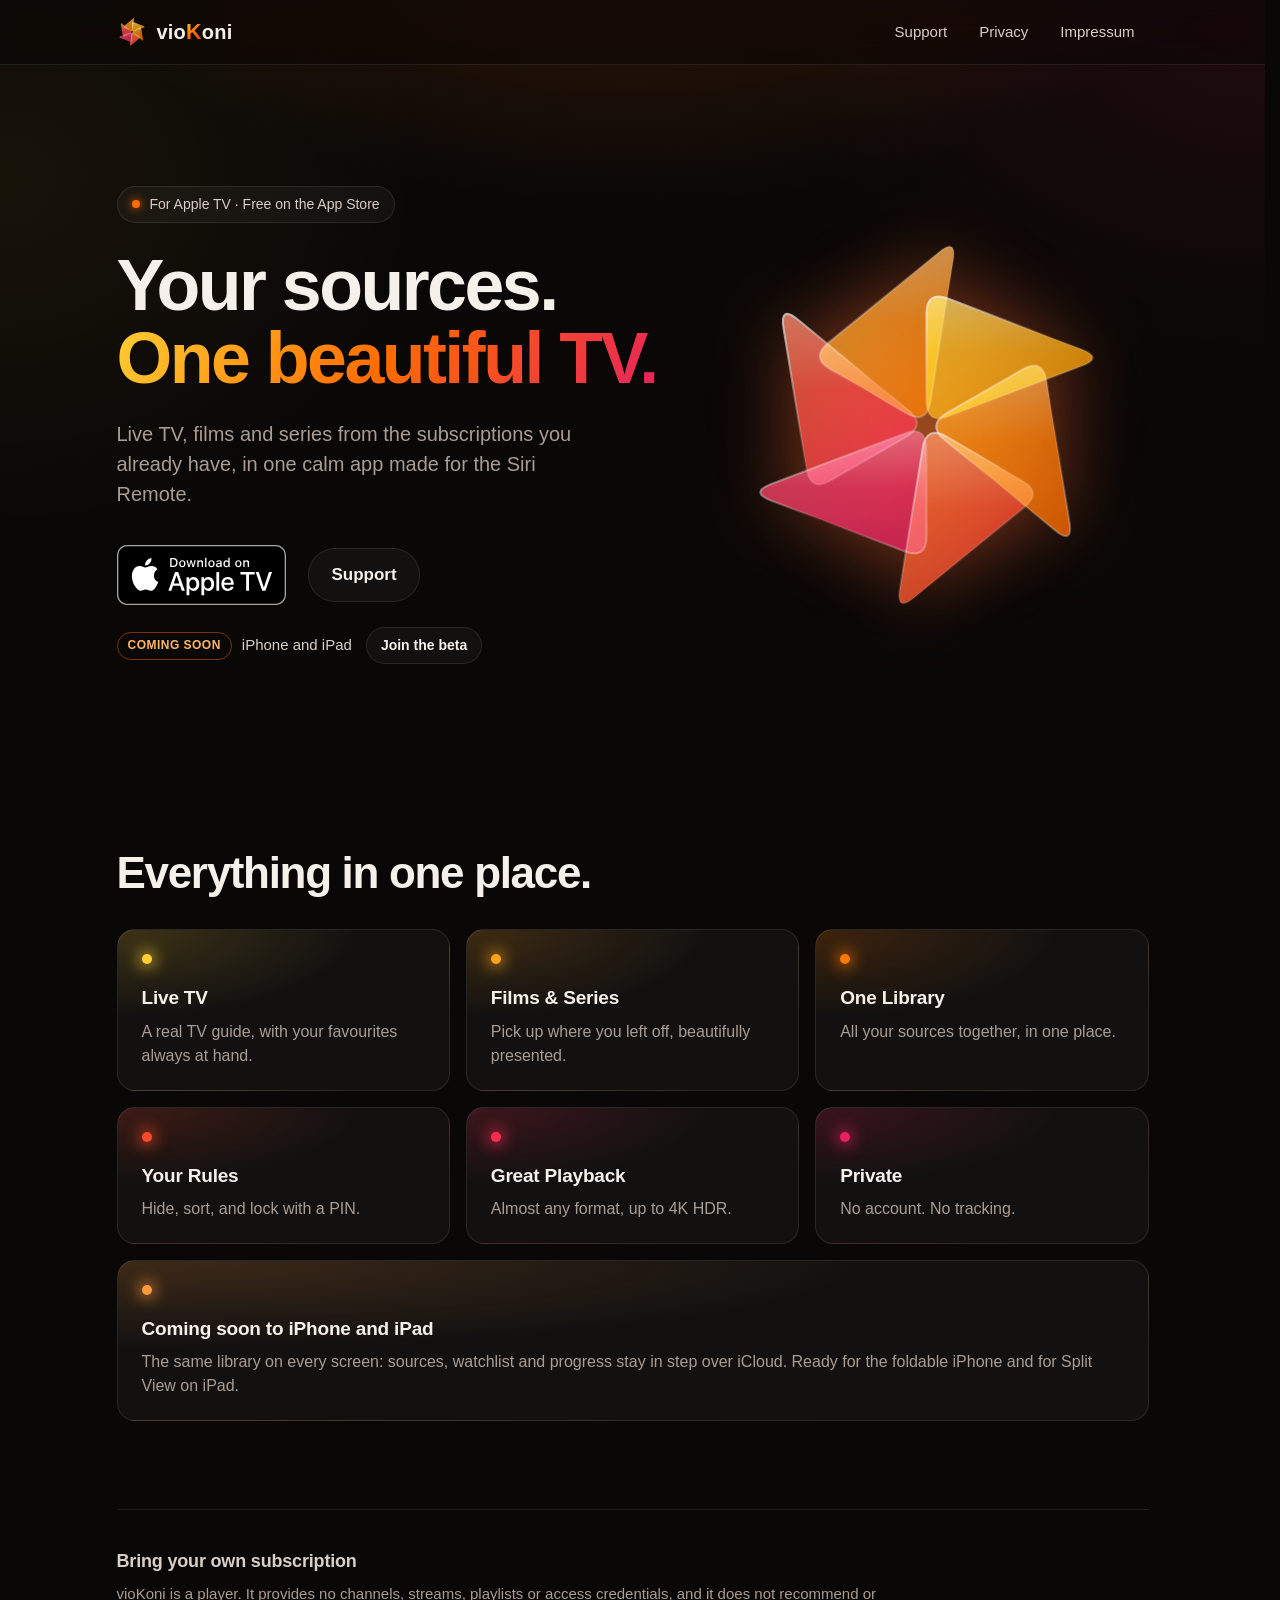
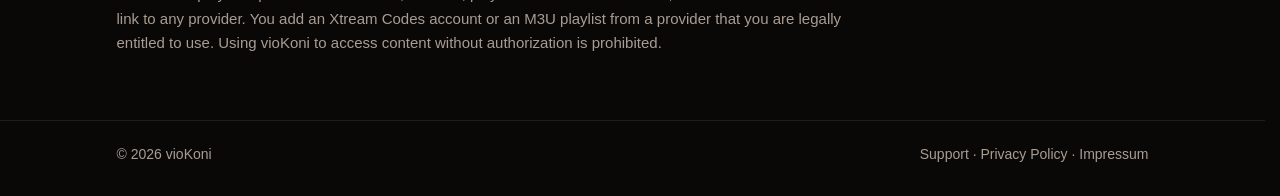
<file: index.html>
<!doctype html>
<html lang="en">
<head>
<meta charset="utf-8">
<meta name="viewport" content="width=device-width, initial-scale=1">
<meta name="tdm-reservation" content="1">
<title>vioKoni</title>
<meta name="description" content="vioKoni is a media player for Apple TV: live TV with a real guide, films and series from the sources you already have.">
<link rel="icon" type="image/svg+xml" href="assets/bloom.svg">
<link rel="icon" type="image/png" href="assets/favicon.png">
<link rel="apple-touch-icon" href="assets/apple-touch-icon.png">
<link rel="stylesheet" href="assets/site.css">
</head>
<body>
<header class="site"><div class="wrap">
  <a class="brand" href="./"><img src="assets/bloom.svg" alt=""><span class="wordmark">vio<span class="k">K</span>oni</span></a>
  <nav class="site"><a href="support/">Support</a><a href="privacy/">Privacy</a><a href="impressum/">Impressum</a></nav>
</div></header>

<main class="home">
  <section class="hero"><div class="wrap hero-grid">
    <div class="hero-text">
      <p class="eyebrow"><span class="dot"></span>For Apple TV · Free on the App Store</p>
      <h1>Your sources.<br><span class="grad grad-line">One beautiful TV.</span></h1>
      <p class="lead">Live TV, films and series from the subscriptions you already have, in one calm app made for the Siri Remote.</p>
      <div class="actions">
        <a class="store-badge" href="https://apps.apple.com/app/id6837777153"><img src="assets/apple-tv-badge.svg" width="170" height="60" alt="Download on Apple TV"></a>
        <a class="ghost" href="support/">Support</a>
      </div>
      <p class="soon"><span class="soon-tag">Coming soon</span><span>iPhone and iPad</span><a class="soon-join" href="support/#beta">Join the beta</a></p>
    </div>
    <div class="hero-art" aria-hidden="true">
      <div class="halo"></div>
      <img class="bloom" src="assets/bloom.svg" alt="">
    </div>
  </div></section>

  <section class="section"><div class="wrap">
    <h2 class="section-title">Everything in one place.</h2>
    <div class="features">
      <div class="feature" style="--c:#ffcf33"><h3>Live TV</h3><p>A real TV guide, with your favourites always at hand.</p></div>
      <div class="feature" style="--c:#ffa31a"><h3>Films &amp; Series</h3><p>Pick up where you left off, beautifully presented.</p></div>
      <div class="feature" style="--c:#ff7a00"><h3>One Library</h3><p>All your sources together, in one place.</p></div>
      <div class="feature" style="--c:#ff4b2b"><h3>Your Rules</h3><p>Hide, sort, and lock with a PIN.</p></div>
      <div class="feature" style="--c:#ff2d55"><h3>Great Playback</h3><p>Almost any format, up to 4K HDR.</p></div>
      <div class="feature" style="--c:#e8205f"><h3>Private</h3><p>No account. No tracking.</p></div>
      <div class="feature wide" style="--c:#ff9a3d"><h3>Coming soon to iPhone and iPad</h3><p>The same library on every screen: sources, watchlist and progress stay in step over iCloud. Ready for the foldable iPhone and for Split View on iPad.</p></div>
    </div>
  </div></section>

  <section class="section byos"><div class="wrap">
    <h2>Bring your own subscription</h2>
    <p>vioKoni is a player. It provides no channels, streams, playlists or access credentials, and it does not recommend or link to any provider. You add an Xtream Codes account or an M3U playlist from a provider that you are legally entitled to use. Using vioKoni to access content without authorization is prohibited.</p>
  </div></section>
</main>

<footer class="site"><div class="wrap">
  <span>© 2026 vioKoni</span>
  <span><a href="support/">Support</a> · <a href="privacy/">Privacy Policy</a> · <a href="impressum/">Impressum</a></span>
</div></footer>
</body>
</html>
</file>
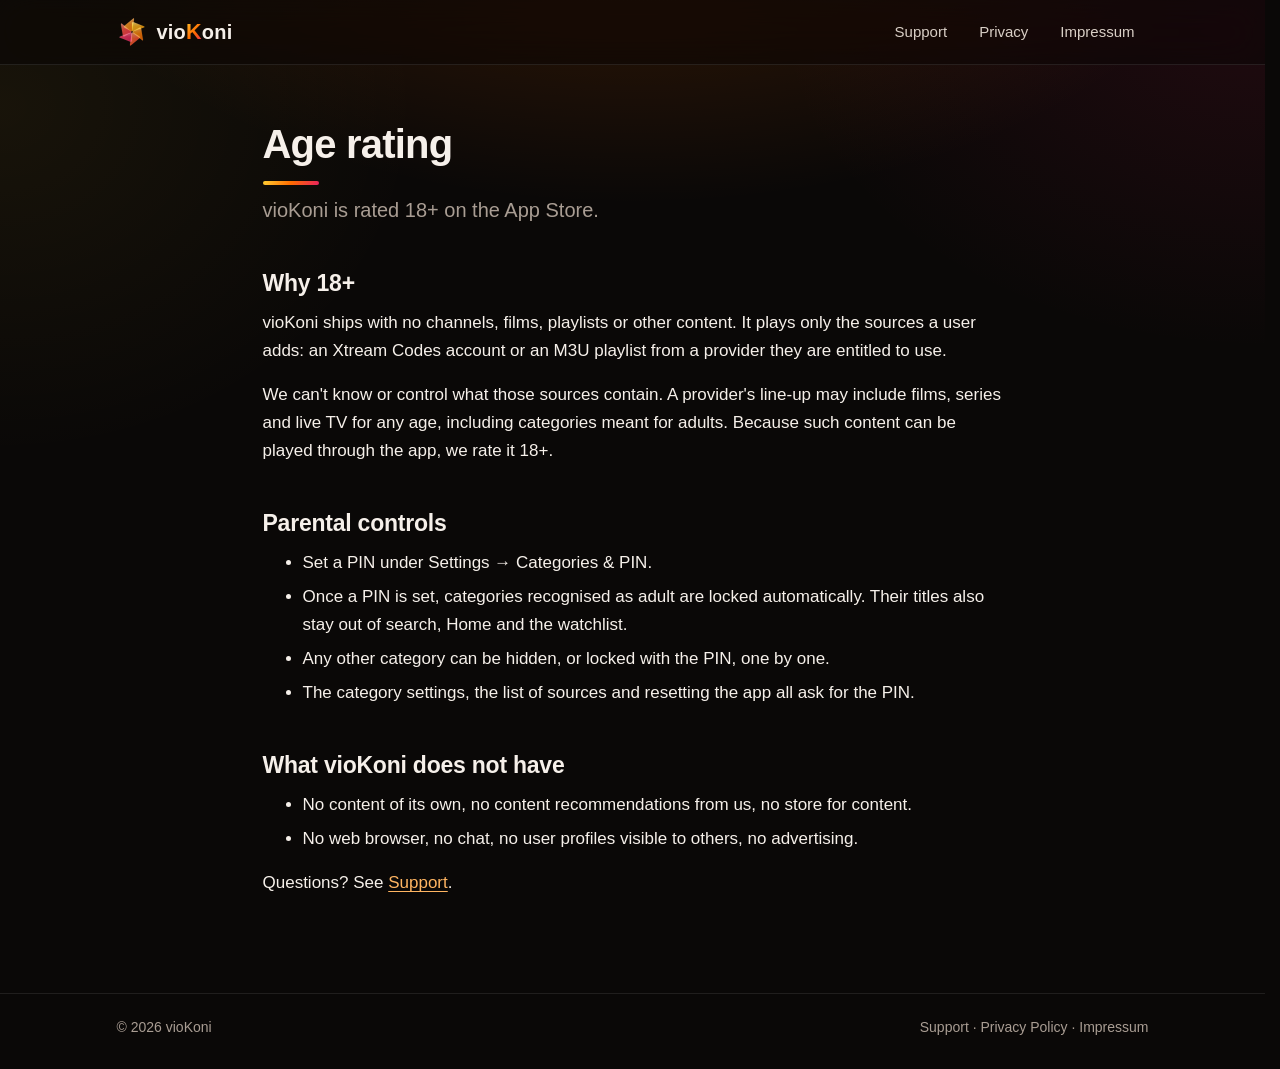
<file: age-rating/index.html>
<!doctype html>
<html lang="en">
<head>
<meta charset="utf-8">
<meta name="viewport" content="width=device-width, initial-scale=1">
<meta name="tdm-reservation" content="1">
<title>vioKoni Age Rating</title>
<meta name="description" content="Why vioKoni is rated 18+ and how to lock categories with a PIN.">
<link rel="icon" type="image/svg+xml" href="../assets/bloom.svg">
<link rel="icon" type="image/png" href="../assets/favicon.png">
<link rel="apple-touch-icon" href="../assets/apple-touch-icon.png">
<link rel="stylesheet" href="../assets/site.css">
</head>
<body>
<header class="site"><div class="wrap">
  <a class="brand" href="../"><img src="../assets/bloom.svg" alt=""><span class="wordmark">vio<span class="k">K</span>oni</span></a>
  <nav class="site"><a href="../support/">Support</a><a href="../privacy/">Privacy</a><a href="../impressum/">Impressum</a></nav>
</div></header>

<main class="prose"><div class="wrap">
  <h1 class="page-title">Age rating</h1>
  <p class="lead">vioKoni is rated 18+ on the App Store.</p>

  <h2>Why 18+</h2>
  <p>vioKoni ships with no channels, films, playlists or other content. It plays only the sources a user adds: an Xtream Codes account or an M3U playlist from a provider they are entitled to use.</p>
  <p>We can't know or control what those sources contain. A provider's line-up may include films, series and live TV for any age, including categories meant for adults. Because such content can be played through the app, we rate it 18+.</p>

  <h2>Parental controls</h2>
  <ul>
    <li>Set a PIN under Settings → Categories &amp; PIN.</li>
    <li>Once a PIN is set, categories recognised as adult are locked automatically. Their titles also stay out of search, Home and the watchlist.</li>
    <li>Any other category can be hidden, or locked with the PIN, one by one.</li>
    <li>The category settings, the list of sources and resetting the app all ask for the PIN.</li>
  </ul>

  <h2>What vioKoni does not have</h2>
  <ul>
    <li>No content of its own, no content recommendations from us, no store for content.</li>
    <li>No web browser, no chat, no user profiles visible to others, no advertising.</li>
  </ul>

  <p>Questions? See <a href="../support/">Support</a>.</p>
</div></main>

<footer class="site"><div class="wrap">
  <span>© 2026 vioKoni</span>
  <span><a href="../support/">Support</a> · <a href="../privacy/">Privacy Policy</a> · <a href="../impressum/">Impressum</a></span>
</div></footer>
</body>
</html>
</file>
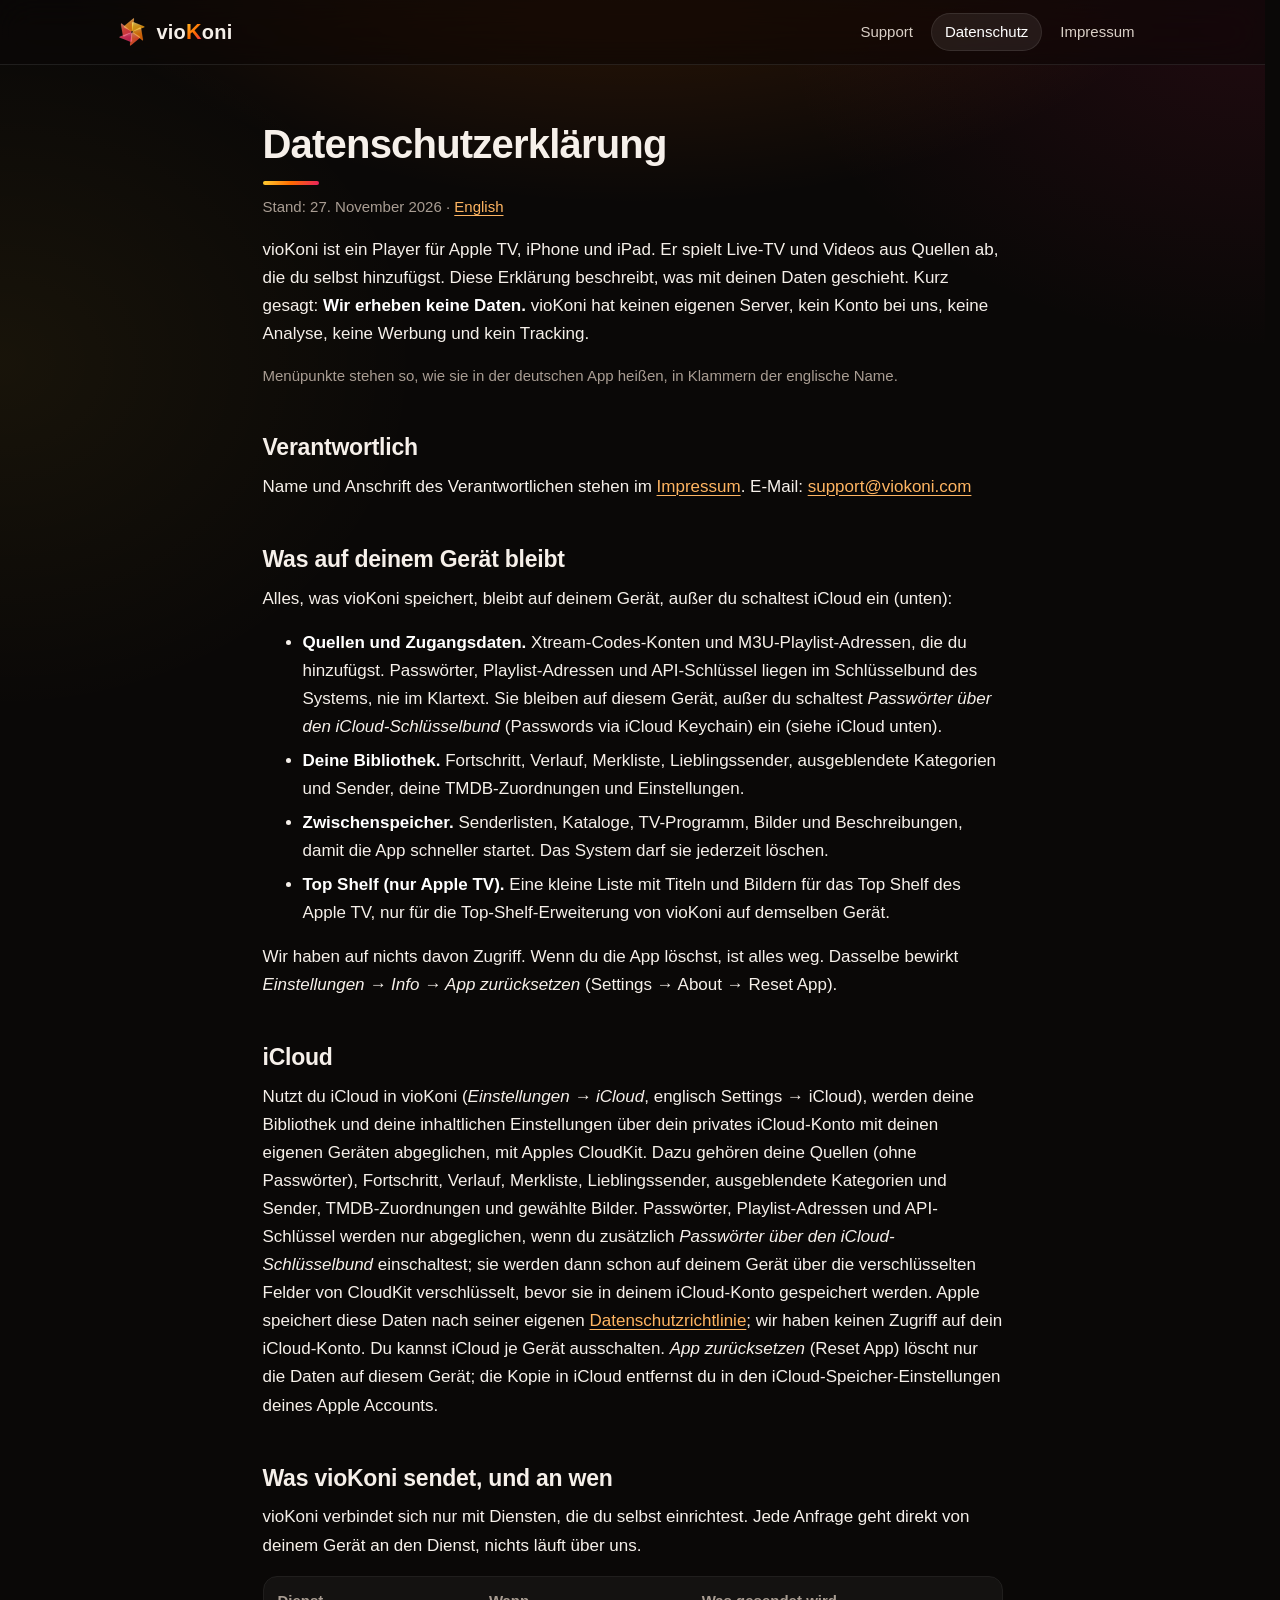
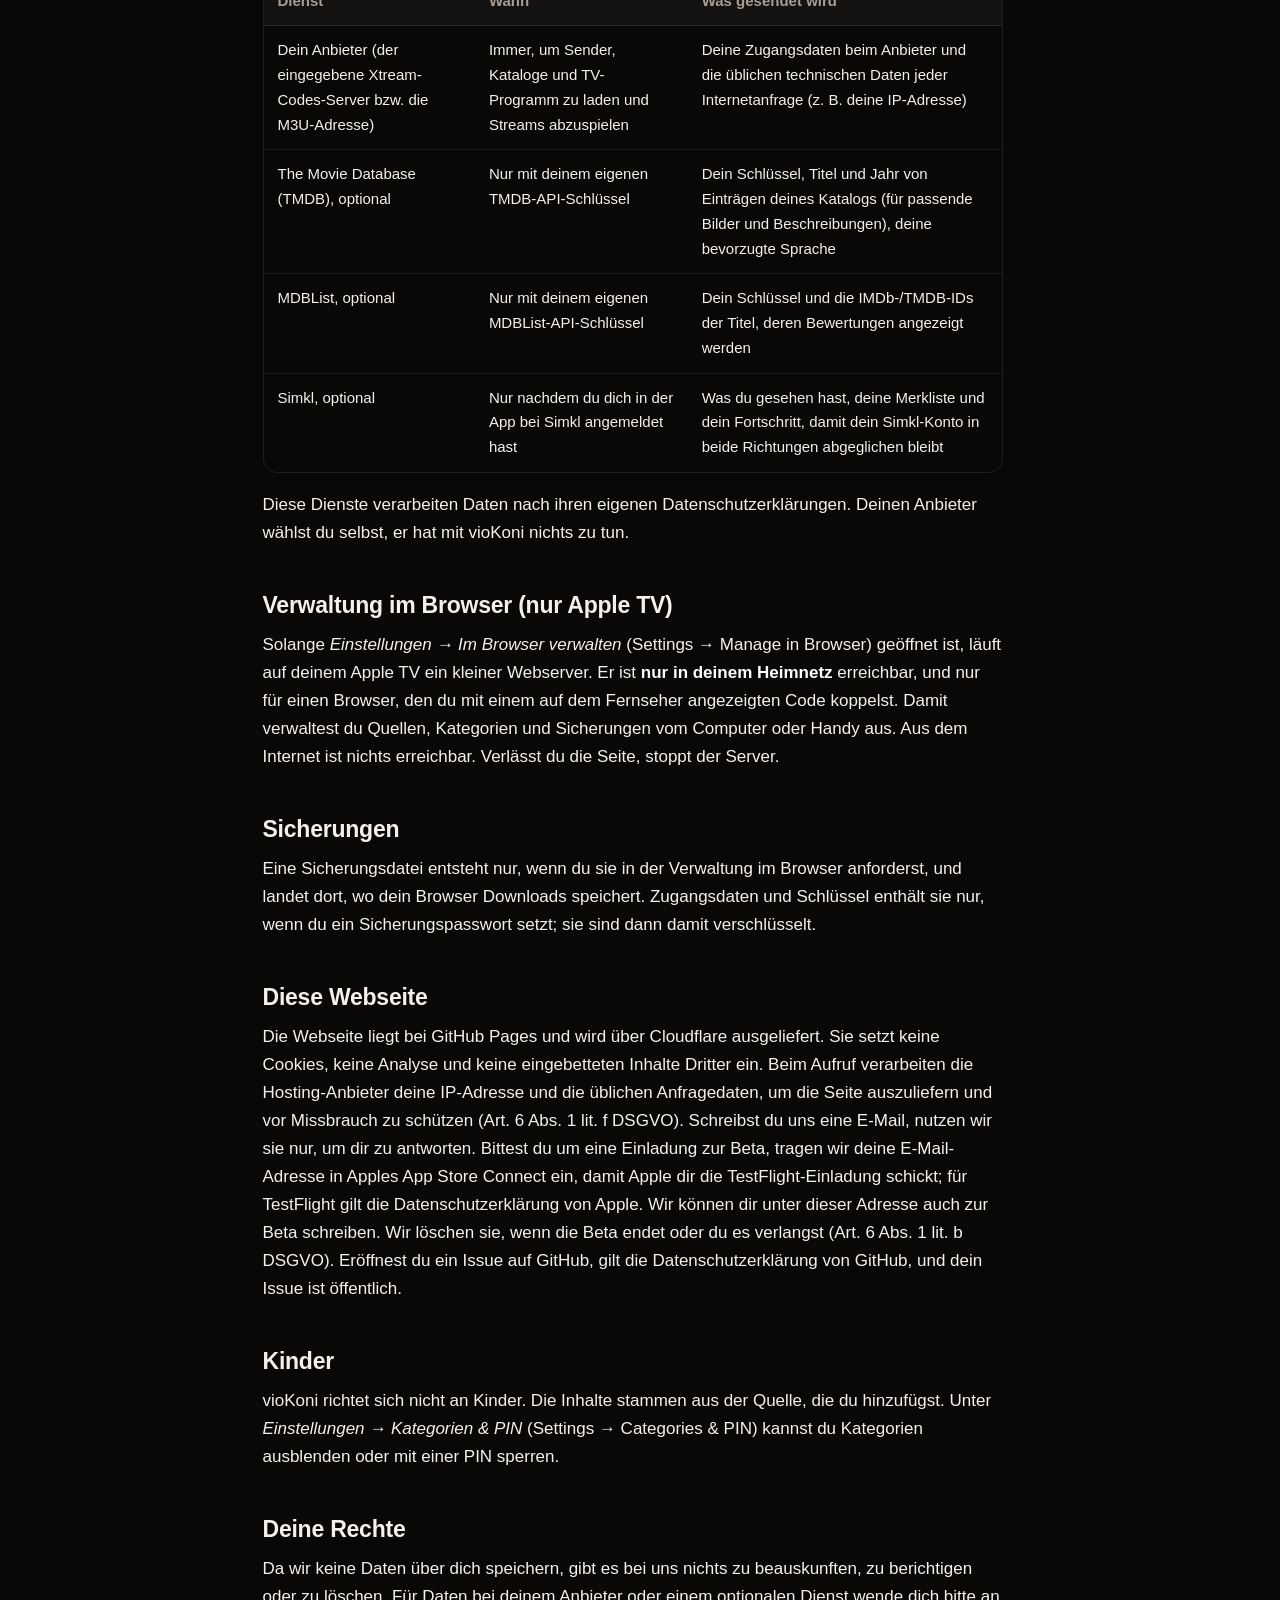
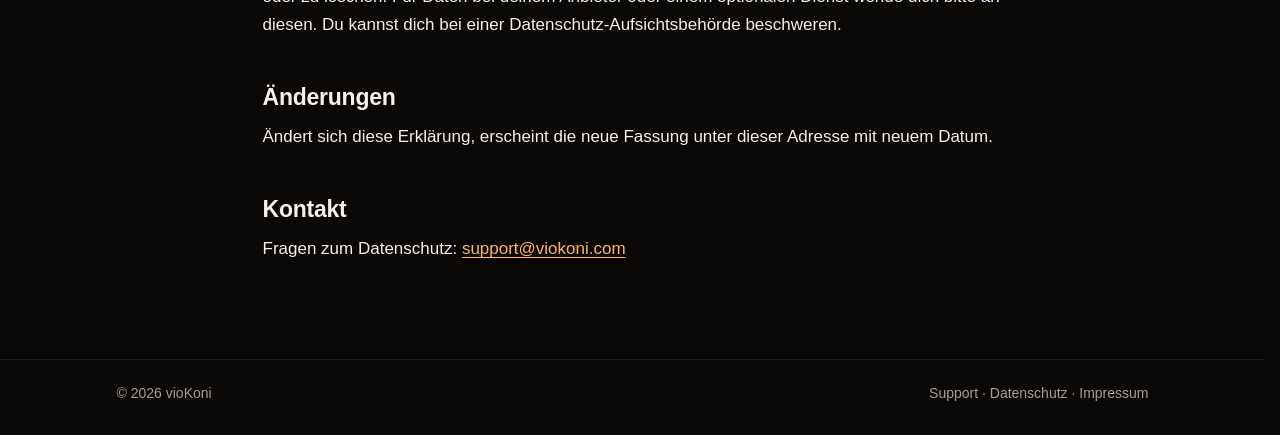
<file: datenschutz/index.html>
<!doctype html>
<html lang="de">
<head>
<meta charset="utf-8">
<meta name="viewport" content="width=device-width, initial-scale=1">
<meta name="tdm-reservation" content="1">
<title>vioKoni Datenschutzerklärung</title>
<meta name="description" content="Datenschutzerklärung von vioKoni für Apple TV, iPhone und iPad. vioKoni erhebt keine Daten.">
<link rel="alternate" hreflang="en" href="../privacy/">
<link rel="icon" type="image/svg+xml" href="../assets/bloom.svg">
<link rel="icon" type="image/png" href="../assets/favicon.png">
<link rel="apple-touch-icon" href="../assets/apple-touch-icon.png">
<link rel="stylesheet" href="../assets/site.css">
</head>
<body>
<header class="site"><div class="wrap">
  <a class="brand" href="../"><img src="../assets/bloom.svg" alt=""><span class="wordmark">vio<span class="k">K</span>oni</span></a>
  <nav class="site"><a href="../support/">Support</a><a href="./" aria-current="page">Datenschutz</a><a href="../impressum/">Impressum</a></nav>
</div></header>

<main class="prose"><div class="wrap">
  <h1 class="page-title">Datenschutzerklärung</h1>
  <p class="meta">Stand: 27. November 2026 · <a href="../privacy/" hreflang="en" lang="en">English</a></p>

  <p>vioKoni ist ein Player für Apple TV, iPhone und iPad. Er spielt Live-TV und Videos aus Quellen ab, die du selbst hinzufügst. Diese Erklärung beschreibt, was mit deinen Daten geschieht. Kurz gesagt: <strong>Wir erheben keine Daten.</strong> vioKoni hat keinen eigenen Server, kein Konto bei uns, keine Analyse, keine Werbung und kein Tracking.</p>

  <p class="meta">Menüpunkte stehen so, wie sie in der deutschen App heißen, in Klammern der englische Name.</p>

  <h2>Verantwortlich</h2>
  <p>Name und Anschrift des Verantwortlichen stehen im <a href="../impressum/">Impressum</a>. E-Mail: <a href="mailto:support@viokoni.com">support@viokoni.com</a></p>

  <h2>Was auf deinem Gerät bleibt</h2>
  <p>Alles, was vioKoni speichert, bleibt auf deinem Gerät, außer du schaltest iCloud ein (unten):</p>
  <ul>
    <li><strong>Quellen und Zugangsdaten.</strong> Xtream-Codes-Konten und M3U-Playlist-Adressen, die du hinzufügst. Passwörter, Playlist-Adressen und API-Schlüssel liegen im Schlüsselbund des Systems, nie im Klartext. Sie bleiben auf diesem Gerät, außer du schaltest <em>Passwörter über den iCloud-Schlüsselbund</em> (Passwords via iCloud Keychain) ein (siehe iCloud unten).</li>
    <li><strong>Deine Bibliothek.</strong> Fortschritt, Verlauf, Merkliste, Lieblingssender, ausgeblendete Kategorien und Sender, deine TMDB-Zuordnungen und Einstellungen.</li>
    <li><strong>Zwischenspeicher.</strong> Senderlisten, Kataloge, TV-Programm, Bilder und Beschreibungen, damit die App schneller startet. Das System darf sie jederzeit löschen.</li>
    <li><strong>Top Shelf (nur Apple TV).</strong> Eine kleine Liste mit Titeln und Bildern für das Top Shelf des Apple TV, nur für die Top-Shelf-Erweiterung von vioKoni auf demselben Gerät.</li>
  </ul>
  <p>Wir haben auf nichts davon Zugriff. Wenn du die App löschst, ist alles weg. Dasselbe bewirkt <em>Einstellungen → Info → App zurücksetzen</em> (Settings → About → Reset App).</p>

  <h2>iCloud</h2>
  <p>Nutzt du iCloud in vioKoni (<em>Einstellungen → iCloud</em>, englisch Settings → iCloud), werden deine Bibliothek und deine inhaltlichen Einstellungen über dein privates iCloud-Konto mit deinen eigenen Geräten abgeglichen, mit Apples CloudKit. Dazu gehören deine Quellen (ohne Passwörter), Fortschritt, Verlauf, Merkliste, Lieblingssender, ausgeblendete Kategorien und Sender, TMDB-Zuordnungen und gewählte Bilder. Passwörter, Playlist-Adressen und API-Schlüssel werden nur abgeglichen, wenn du zusätzlich <em>Passwörter über den iCloud-Schlüsselbund</em> einschaltest; sie werden dann schon auf deinem Gerät über die verschlüsselten Felder von CloudKit verschlüsselt, bevor sie in deinem iCloud-Konto gespeichert werden. Apple speichert diese Daten nach seiner eigenen <a href="https://www.apple.com/de/legal/privacy/">Datenschutzrichtlinie</a>; wir haben keinen Zugriff auf dein iCloud-Konto. Du kannst iCloud je Gerät ausschalten. <em>App zurücksetzen</em> (Reset App) löscht nur die Daten auf diesem Gerät; die Kopie in iCloud entfernst du in den iCloud-Speicher-Einstellungen deines Apple Accounts.</p>

  <h2>Was vioKoni sendet, und an wen</h2>
  <p>vioKoni verbindet sich nur mit Diensten, die du selbst einrichtest. Jede Anfrage geht direkt von deinem Gerät an den Dienst, nichts läuft über uns.</p>
  <div class="table-scroll"><table>
    <tr><th>Dienst</th><th>Wann</th><th>Was gesendet wird</th></tr>
    <tr><td>Dein Anbieter (der eingegebene Xtream-Codes-Server bzw. die M3U-Adresse)</td><td>Immer, um Sender, Kataloge und TV-Programm zu laden und Streams abzuspielen</td><td>Deine Zugangsdaten beim Anbieter und die üblichen technischen Daten jeder Internetanfrage (z. B. deine IP-Adresse)</td></tr>
    <tr><td>The Movie Database (TMDB), optional</td><td>Nur mit deinem eigenen TMDB-API-Schlüssel</td><td>Dein Schlüssel, Titel und Jahr von Einträgen deines Katalogs (für passende Bilder und Beschreibungen), deine bevorzugte Sprache</td></tr>
    <tr><td>MDBList, optional</td><td>Nur mit deinem eigenen MDBList-API-Schlüssel</td><td>Dein Schlüssel und die IMDb-/TMDB-IDs der Titel, deren Bewertungen angezeigt werden</td></tr>
    <tr><td>Simkl, optional</td><td>Nur nachdem du dich in der App bei Simkl angemeldet hast</td><td>Was du gesehen hast, deine Merkliste und dein Fortschritt, damit dein Simkl-Konto in beide Richtungen abgeglichen bleibt</td></tr>
  </table></div>
  <p>Diese Dienste verarbeiten Daten nach ihren eigenen Datenschutzerklärungen. Deinen Anbieter wählst du selbst, er hat mit vioKoni nichts zu tun.</p>

  <h2>Verwaltung im Browser (nur Apple TV)</h2>
  <p>Solange <em>Einstellungen → Im Browser verwalten</em> (Settings → Manage in Browser) geöffnet ist, läuft auf deinem Apple TV ein kleiner Webserver. Er ist <strong>nur in deinem Heimnetz</strong> erreichbar, und nur für einen Browser, den du mit einem auf dem Fernseher angezeigten Code koppelst. Damit verwaltest du Quellen, Kategorien und Sicherungen vom Computer oder Handy aus. Aus dem Internet ist nichts erreichbar. Verlässt du die Seite, stoppt der Server.</p>

  <h2>Sicherungen</h2>
  <p>Eine Sicherungsdatei entsteht nur, wenn du sie in der Verwaltung im Browser anforderst, und landet dort, wo dein Browser Downloads speichert. Zugangsdaten und Schlüssel enthält sie nur, wenn du ein Sicherungspasswort setzt; sie sind dann damit verschlüsselt.</p>

  <h2>Diese Webseite</h2>
  <p>Die Webseite liegt bei GitHub Pages und wird über Cloudflare ausgeliefert. Sie setzt keine Cookies, keine Analyse und keine eingebetteten Inhalte Dritter ein. Beim Aufruf verarbeiten die Hosting-Anbieter deine IP-Adresse und die üblichen Anfragedaten, um die Seite auszuliefern und vor Missbrauch zu schützen (Art. 6 Abs. 1 lit. f DSGVO). Schreibst du uns eine E-Mail, nutzen wir sie nur, um dir zu antworten. Bittest du um eine Einladung zur Beta, tragen wir deine E-Mail-Adresse in Apples App Store Connect ein, damit Apple dir die TestFlight-Einladung schickt; für TestFlight gilt die Datenschutzerklärung von Apple. Wir können dir unter dieser Adresse auch zur Beta schreiben. Wir löschen sie, wenn die Beta endet oder du es verlangst (Art. 6 Abs. 1 lit. b DSGVO). Eröffnest du ein Issue auf GitHub, gilt die Datenschutzerklärung von GitHub, und dein Issue ist öffentlich.</p>

  <h2>Kinder</h2>
  <p>vioKoni richtet sich nicht an Kinder. Die Inhalte stammen aus der Quelle, die du hinzufügst. Unter <em>Einstellungen → Kategorien &amp; PIN</em> (Settings → Categories &amp; PIN) kannst du Kategorien ausblenden oder mit einer PIN sperren.</p>

  <h2>Deine Rechte</h2>
  <p>Da wir keine Daten über dich speichern, gibt es bei uns nichts zu beauskunften, zu berichtigen oder zu löschen. Für Daten bei deinem Anbieter oder einem optionalen Dienst wende dich bitte an diesen. Du kannst dich bei einer Datenschutz-Aufsichtsbehörde beschweren.</p>

  <h2>Änderungen</h2>
  <p>Ändert sich diese Erklärung, erscheint die neue Fassung unter dieser Adresse mit neuem Datum.</p>

  <h2>Kontakt</h2>
  <p>Fragen zum Datenschutz: <a href="mailto:support@viokoni.com">support@viokoni.com</a></p>
</div></main>

<footer class="site"><div class="wrap">
  <span>© 2026 vioKoni</span>
  <span><a href="../support/">Support</a> · <a href="./">Datenschutz</a> · <a href="../impressum/">Impressum</a></span>
</div></footer>
</body>
</html>
</file>
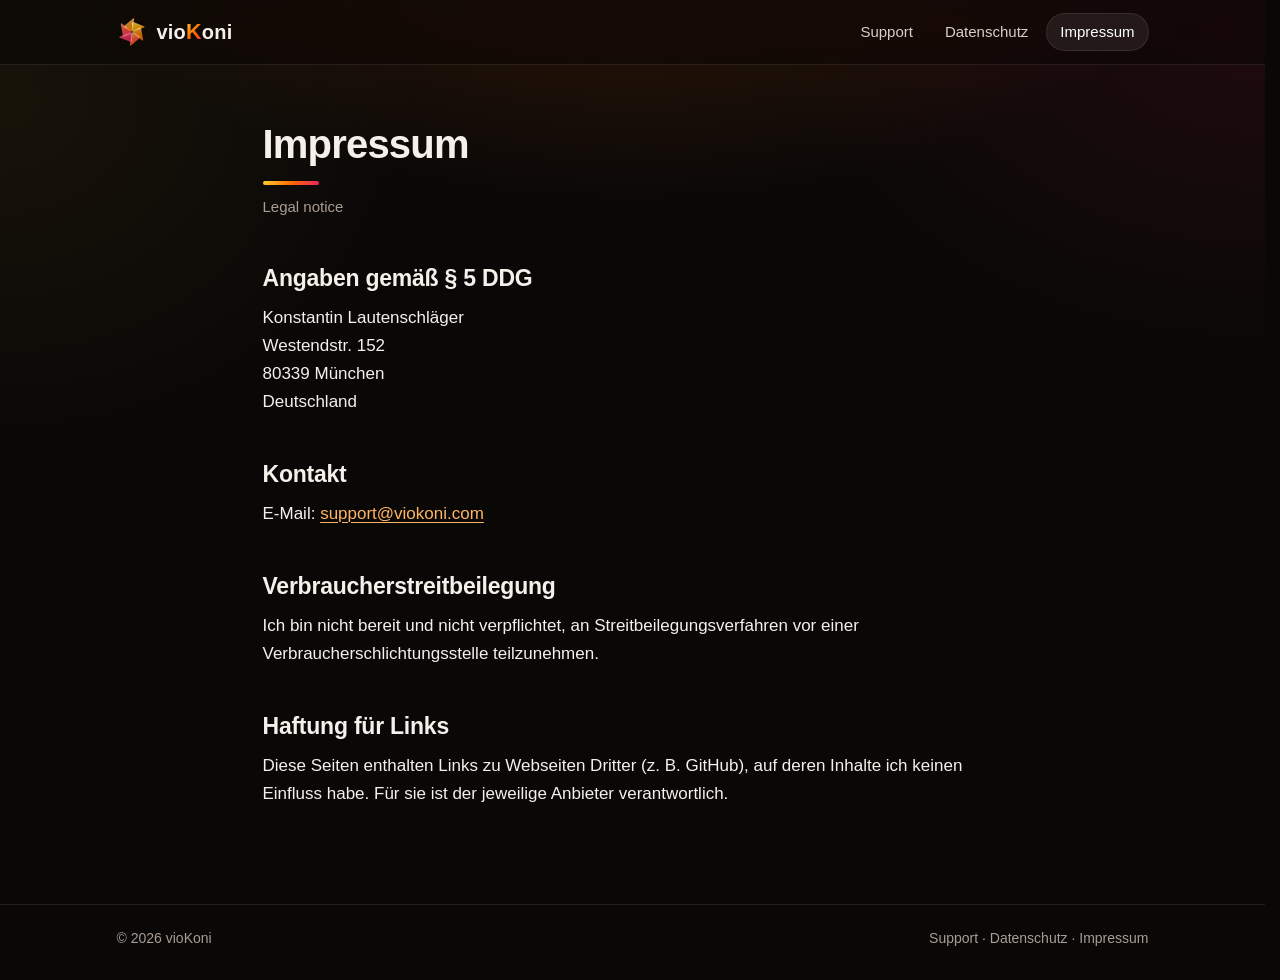
<file: impressum/index.html>
<!doctype html>
<html lang="de">
<head>
<meta charset="utf-8">
<meta name="viewport" content="width=device-width, initial-scale=1">
<meta name="tdm-reservation" content="1">
<title>vioKoni Impressum</title>
<meta name="description" content="Impressum / Legal notice for vioKoni.">
<meta name="robots" content="noindex, nofollow, noarchive, nosnippet, noimageindex, noai, noimageai">
<link rel="icon" type="image/svg+xml" href="../assets/bloom.svg">
<link rel="icon" type="image/png" href="../assets/favicon.png">
<link rel="apple-touch-icon" href="../assets/apple-touch-icon.png">
<link rel="stylesheet" href="../assets/site.css">
</head>
<body>
<header class="site"><div class="wrap">
  <a class="brand" href="../"><img src="../assets/bloom.svg" alt=""><span class="wordmark">vio<span class="k">K</span>oni</span></a>
  <nav class="site"><a href="../support/">Support</a><a href="../datenschutz/">Datenschutz</a><a href="./" aria-current="page">Impressum</a></nav>
</div></header>

<main class="prose"><div class="wrap">
  <h1 class="page-title">Impressum</h1>
  <p class="meta" lang="en">Legal notice</p>

  <h2>Angaben gemäß § 5 DDG</h2>
  <p>Konstantin Lautenschläger<br>Westendstr. 152<br>80339 München<br>Deutschland</p>

  <h2>Kontakt</h2>
  <p>E-Mail: <a href="mailto:support@viokoni.com">support@viokoni.com</a></p>

  <h2>Verbraucherstreitbeilegung</h2>
  <p>Ich bin nicht bereit und nicht verpflichtet, an Streitbeilegungsverfahren vor einer Verbraucherschlichtungsstelle teilzunehmen.</p>

  <h2>Haftung für Links</h2>
  <p>Diese Seiten enthalten Links zu Webseiten Dritter (z. B. GitHub), auf deren Inhalte ich keinen Einfluss habe. Für sie ist der jeweilige Anbieter verantwortlich.</p>
</div></main>

<footer class="site"><div class="wrap">
  <span>© 2026 vioKoni</span>
  <span><a href="../support/">Support</a> · <a href="../datenschutz/">Datenschutz</a> · <a href="./">Impressum</a></span>
</div></footer>
</body>
</html>
</file>
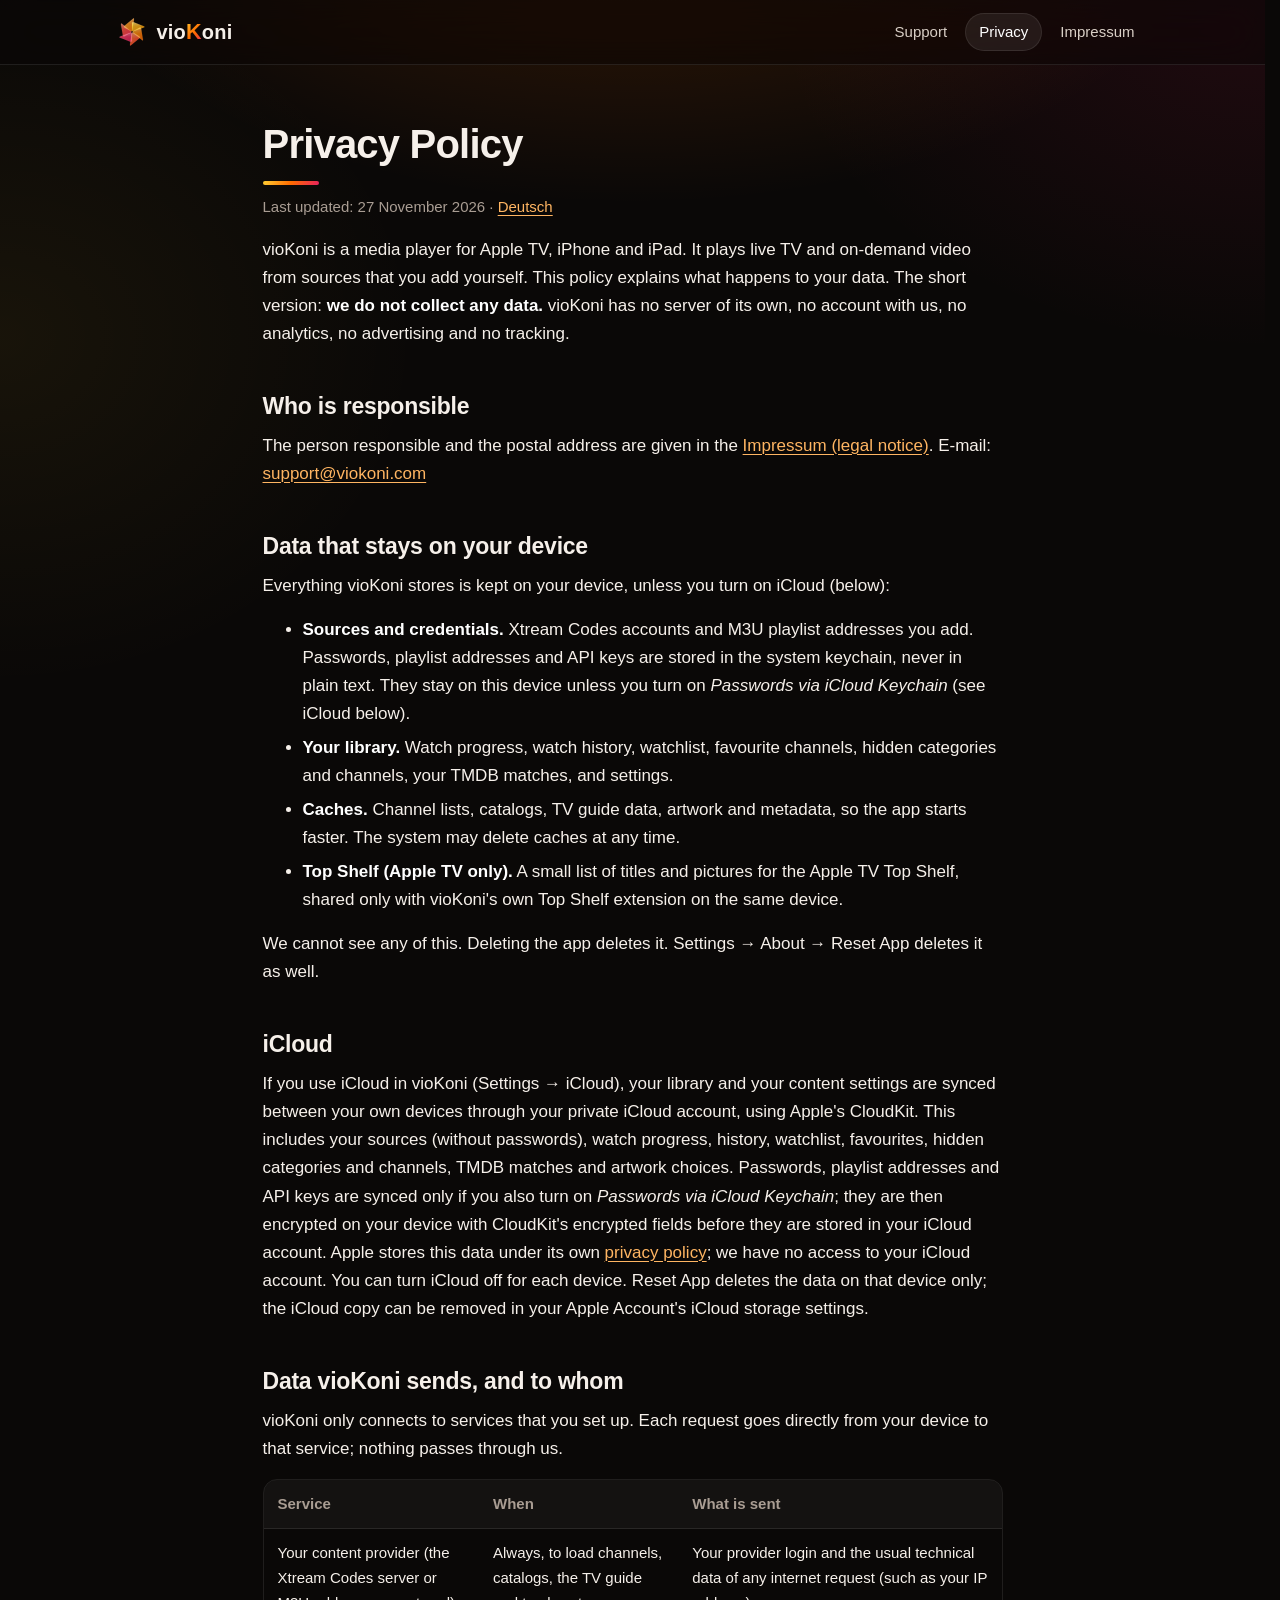
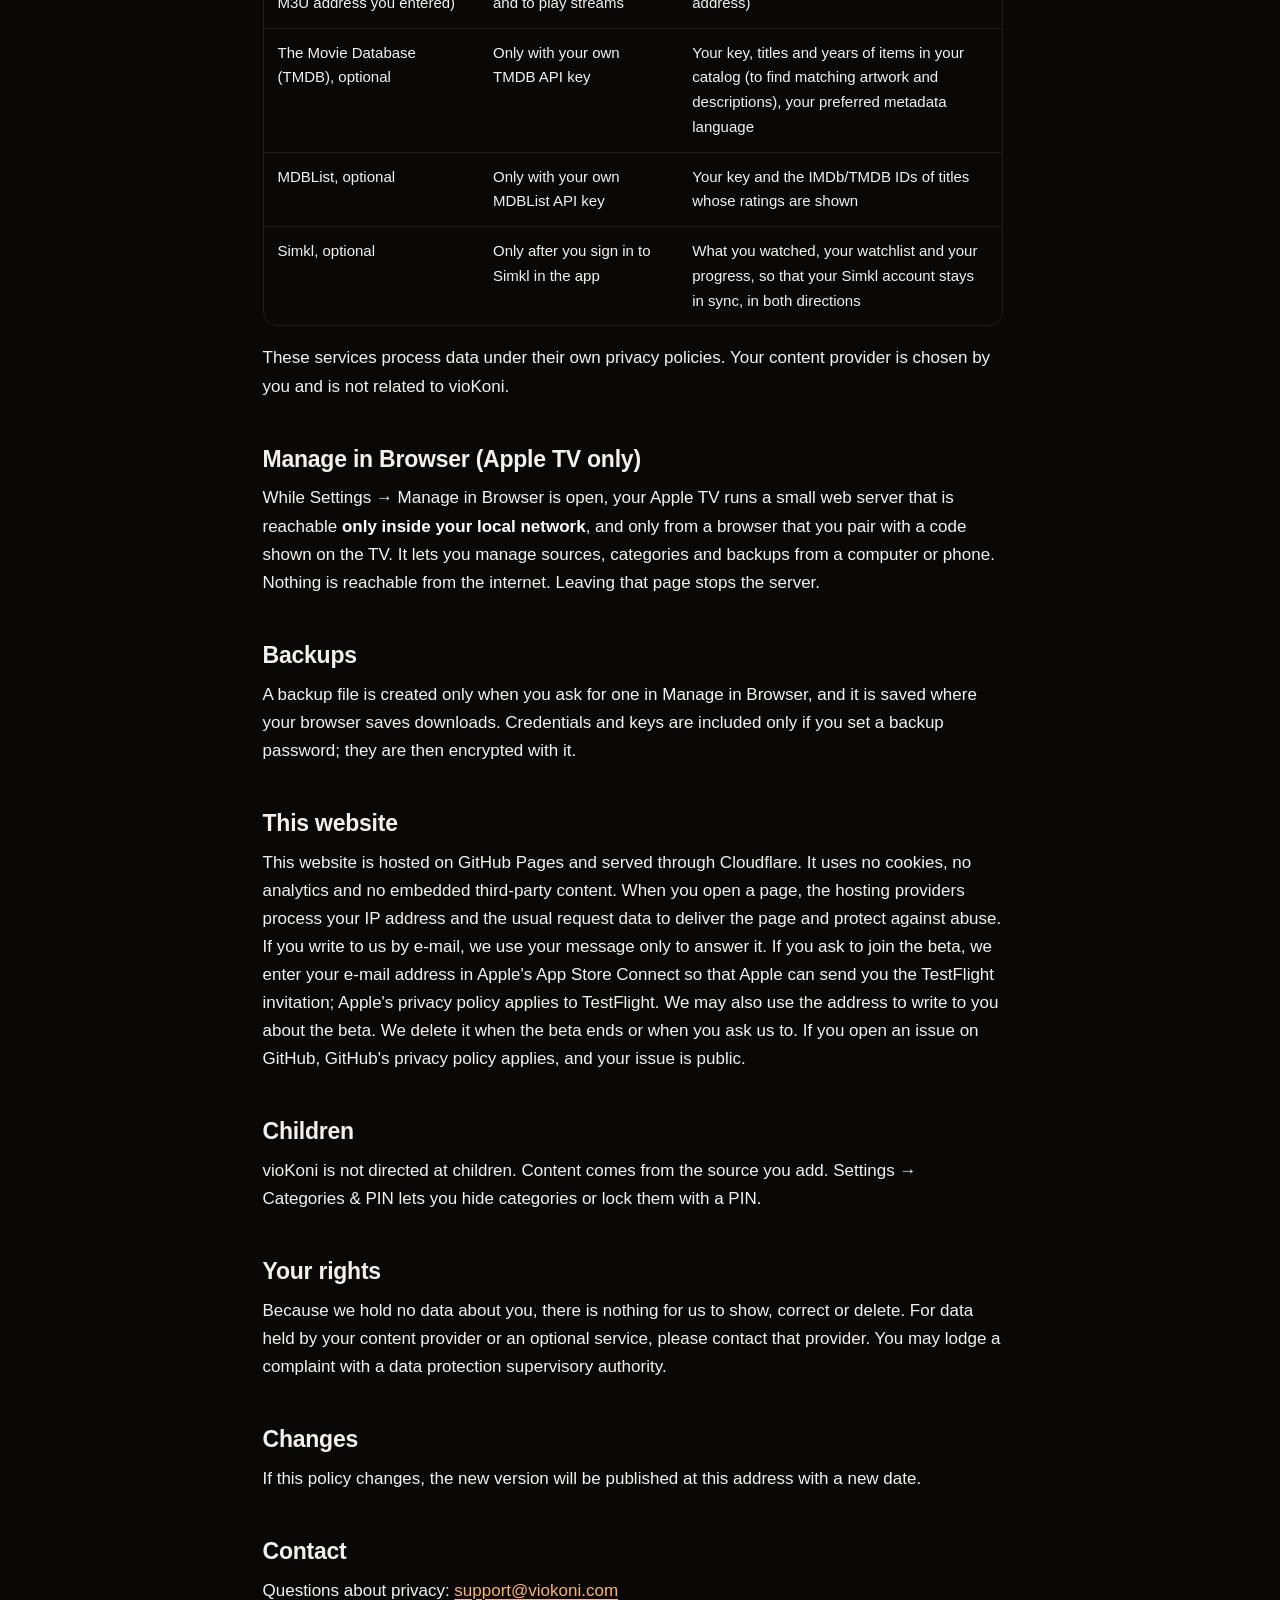
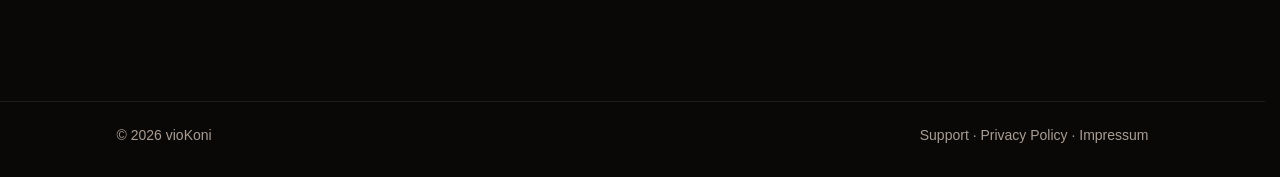
<file: privacy/index.html>
<!doctype html>
<html lang="en">
<head>
<meta charset="utf-8">
<meta name="viewport" content="width=device-width, initial-scale=1">
<meta name="tdm-reservation" content="1">
<title>vioKoni Privacy Policy</title>
<meta name="description" content="Privacy policy of vioKoni for Apple TV, iPhone and iPad. vioKoni collects no data.">
<link rel="alternate" hreflang="de" href="../datenschutz/">
<link rel="icon" type="image/svg+xml" href="../assets/bloom.svg">
<link rel="icon" type="image/png" href="../assets/favicon.png">
<link rel="apple-touch-icon" href="../assets/apple-touch-icon.png">
<link rel="stylesheet" href="../assets/site.css">
</head>
<body>
<header class="site"><div class="wrap">
  <a class="brand" href="../"><img src="../assets/bloom.svg" alt=""><span class="wordmark">vio<span class="k">K</span>oni</span></a>
  <nav class="site"><a href="../support/">Support</a><a href="./" aria-current="page">Privacy</a><a href="../impressum/">Impressum</a></nav>
</div></header>

<main class="prose"><div class="wrap">
  <h1 class="page-title">Privacy Policy</h1>
  <p class="meta">Last updated: 27 November 2026 · <a href="../datenschutz/" hreflang="de" lang="de">Deutsch</a></p>

  <p>vioKoni is a media player for Apple TV, iPhone and iPad. It plays live TV and on-demand video from sources that you add yourself. This policy explains what happens to your data. The short version: <strong>we do not collect any data.</strong> vioKoni has no server of its own, no account with us, no analytics, no advertising and no tracking.</p>

  <h2>Who is responsible</h2>
  <p>The person responsible and the postal address are given in the <a href="../impressum/">Impressum (legal notice)</a>. E-mail: <a href="mailto:support@viokoni.com">support@viokoni.com</a></p>

  <h2>Data that stays on your device</h2>
  <p>Everything vioKoni stores is kept on your device, unless you turn on iCloud (below):</p>
  <ul>
    <li><strong>Sources and credentials.</strong> Xtream Codes accounts and M3U playlist addresses you add. Passwords, playlist addresses and API keys are stored in the system keychain, never in plain text. They stay on this device unless you turn on <em>Passwords via iCloud Keychain</em> (see iCloud below).</li>
    <li><strong>Your library.</strong> Watch progress, watch history, watchlist, favourite channels, hidden categories and channels, your TMDB matches, and settings.</li>
    <li><strong>Caches.</strong> Channel lists, catalogs, TV guide data, artwork and metadata, so the app starts faster. The system may delete caches at any time.</li>
    <li><strong>Top Shelf (Apple TV only).</strong> A small list of titles and pictures for the Apple TV Top Shelf, shared only with vioKoni's own Top Shelf extension on the same device.</li>
  </ul>
  <p>We cannot see any of this. Deleting the app deletes it. Settings → About → Reset App deletes it as well.</p>

  <h2>iCloud</h2>
  <p>If you use iCloud in vioKoni (Settings → iCloud), your library and your content settings are synced between your own devices through your private iCloud account, using Apple's CloudKit. This includes your sources (without passwords), watch progress, history, watchlist, favourites, hidden categories and channels, TMDB matches and artwork choices. Passwords, playlist addresses and API keys are synced only if you also turn on <em>Passwords via iCloud Keychain</em>; they are then encrypted on your device with CloudKit's encrypted fields before they are stored in your iCloud account. Apple stores this data under its own <a href="https://www.apple.com/legal/privacy/">privacy policy</a>; we have no access to your iCloud account. You can turn iCloud off for each device. Reset App deletes the data on that device only; the iCloud copy can be removed in your Apple Account's iCloud storage settings.</p>

  <h2>Data vioKoni sends, and to whom</h2>
  <p>vioKoni only connects to services that you set up. Each request goes directly from your device to that service; nothing passes through us.</p>
  <div class="table-scroll"><table>
    <tr><th>Service</th><th>When</th><th>What is sent</th></tr>
    <tr><td>Your content provider (the Xtream Codes server or M3U address you entered)</td><td>Always, to load channels, catalogs, the TV guide and to play streams</td><td>Your provider login and the usual technical data of any internet request (such as your IP address)</td></tr>
    <tr><td>The Movie Database (TMDB), optional</td><td>Only with your own TMDB API key</td><td>Your key, titles and years of items in your catalog (to find matching artwork and descriptions), your preferred metadata language</td></tr>
    <tr><td>MDBList, optional</td><td>Only with your own MDBList API key</td><td>Your key and the IMDb/TMDB IDs of titles whose ratings are shown</td></tr>
    <tr><td>Simkl, optional</td><td>Only after you sign in to Simkl in the app</td><td>What you watched, your watchlist and your progress, so that your Simkl account stays in sync, in both directions</td></tr>
  </table></div>
  <p>These services process data under their own privacy policies. Your content provider is chosen by you and is not related to vioKoni.</p>

  <h2>Manage in Browser (Apple TV only)</h2>
  <p>While Settings → Manage in Browser is open, your Apple TV runs a small web server that is reachable <strong>only inside your local network</strong>, and only from a browser that you pair with a code shown on the TV. It lets you manage sources, categories and backups from a computer or phone. Nothing is reachable from the internet. Leaving that page stops the server.</p>

  <h2>Backups</h2>
  <p>A backup file is created only when you ask for one in Manage in Browser, and it is saved where your browser saves downloads. Credentials and keys are included only if you set a backup password; they are then encrypted with it.</p>

  <h2>This website</h2>
  <p>This website is hosted on GitHub Pages and served through Cloudflare. It uses no cookies, no analytics and no embedded third-party content. When you open a page, the hosting providers process your IP address and the usual request data to deliver the page and protect against abuse. If you write to us by e-mail, we use your message only to answer it. If you ask to join the beta, we enter your e-mail address in Apple's App Store Connect so that Apple can send you the TestFlight invitation; Apple's privacy policy applies to TestFlight. We may also use the address to write to you about the beta. We delete it when the beta ends or when you ask us to. If you open an issue on GitHub, GitHub's privacy policy applies, and your issue is public.</p>

  <h2>Children</h2>
  <p>vioKoni is not directed at children. Content comes from the source you add. Settings → Categories &amp; PIN lets you hide categories or lock them with a PIN.</p>

  <h2>Your rights</h2>
  <p>Because we hold no data about you, there is nothing for us to show, correct or delete. For data held by your content provider or an optional service, please contact that provider. You may lodge a complaint with a data protection supervisory authority.</p>

  <h2>Changes</h2>
  <p>If this policy changes, the new version will be published at this address with a new date.</p>

  <h2>Contact</h2>
  <p>Questions about privacy: <a href="mailto:support@viokoni.com">support@viokoni.com</a></p>
</div></main>

<footer class="site"><div class="wrap">
  <span>© 2026 vioKoni</span>
  <span><a href="../support/">Support</a> · <a href="./">Privacy Policy</a> · <a href="../impressum/">Impressum</a></span>
</div></footer>
</body>
</html>
</file>
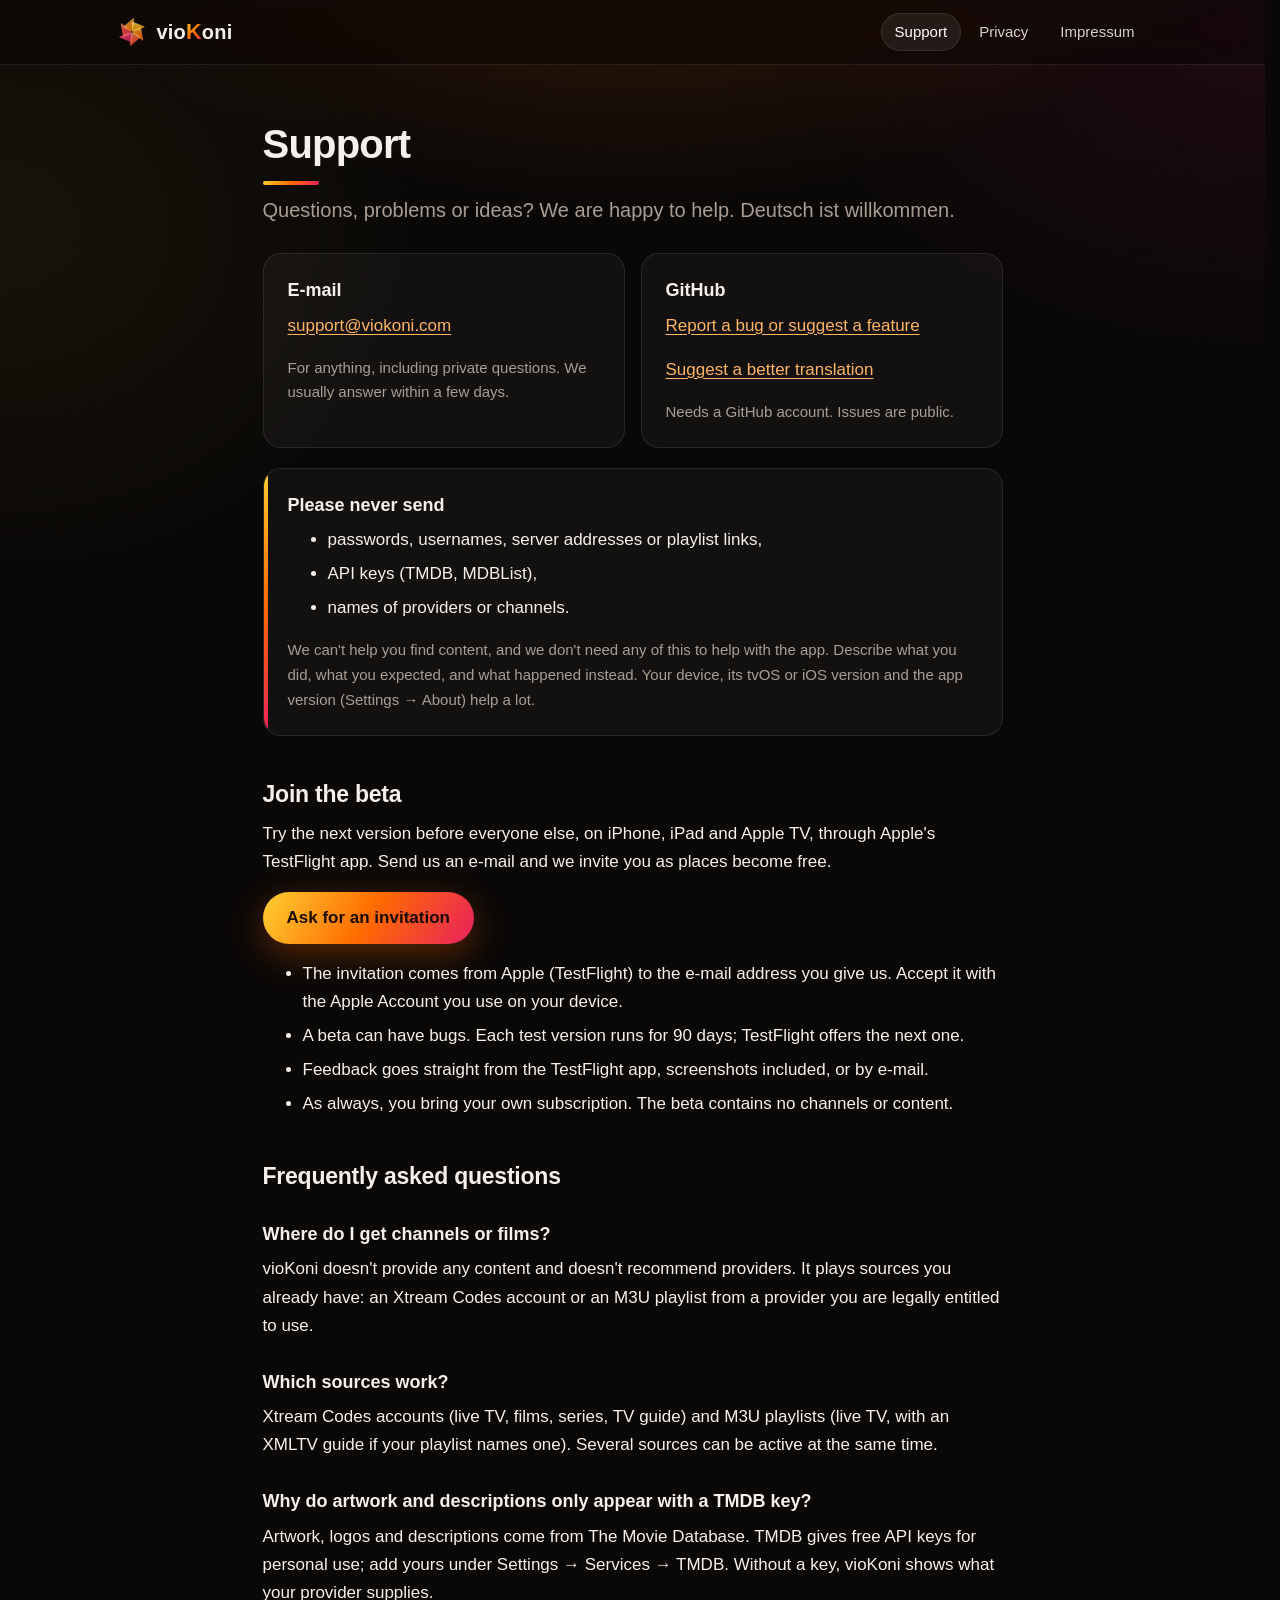
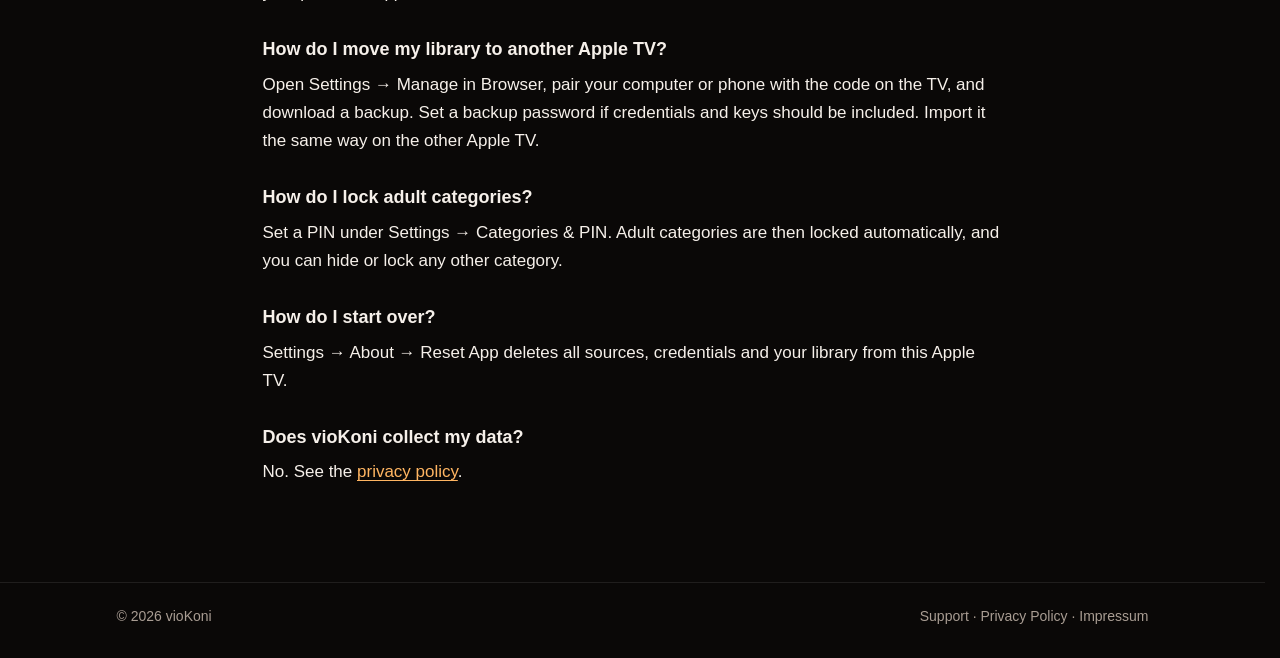
<file: support/index.html>
<!doctype html>
<html lang="en">
<head>
<meta charset="utf-8">
<meta name="viewport" content="width=device-width, initial-scale=1">
<meta name="tdm-reservation" content="1">
<title>vioKoni Support</title>
<meta name="description" content="Help and contact for vioKoni on Apple TV.">
<link rel="icon" type="image/svg+xml" href="../assets/bloom.svg">
<link rel="icon" type="image/png" href="../assets/favicon.png">
<link rel="apple-touch-icon" href="../assets/apple-touch-icon.png">
<link rel="stylesheet" href="../assets/site.css">
</head>
<body>
<header class="site"><div class="wrap">
  <a class="brand" href="../"><img src="../assets/bloom.svg" alt=""><span class="wordmark">vio<span class="k">K</span>oni</span></a>
  <nav class="site"><a href="./" aria-current="page">Support</a><a href="../privacy/">Privacy</a><a href="../impressum/">Impressum</a></nav>
</div></header>

<main class="prose"><div class="wrap">
  <h1 class="page-title">Support</h1>
  <p class="lead">Questions, problems or ideas? We are happy to help. <span lang="de">Deutsch ist willkommen.</span></p>

  <div class="grid">
    <div class="card">
      <h3>E-mail</h3>
      <p><a href="mailto:support@viokoni.com">support@viokoni.com</a></p>
      <p class="meta">For anything, including private questions. We usually answer within a few days.</p>
    </div>
    <div class="card">
      <h3>GitHub</h3>
      <p><a href="https://github.com/viokoni/viokoni/issues">Report a bug or suggest a feature</a></p>
      <p><a href="https://github.com/viokoni/viokoni/tree/main/translations">Suggest a better translation</a></p>
      <p class="meta">Needs a GitHub account. Issues are public.</p>
    </div>
  </div>

  <div class="card notice" style="margin-top:20px">
    <h3>Please never send</h3>
    <ul>
      <li>passwords, usernames, server addresses or playlist links,</li>
      <li>API keys (TMDB, MDBList),</li>
      <li>names of providers or channels.</li>
    </ul>
    <p class="meta" style="margin:0">We can't help you find content, and we don't need any of this to help with the app. Describe what you did, what you expected, and what happened instead. Your device, its tvOS or iOS version and the app version (Settings → About) help a lot.</p>
  </div>

  <h2 id="beta">Join the beta</h2>
  <p>Try the next version before everyone else, on iPhone, iPad and Apple TV, through Apple's TestFlight app. Send us an e-mail and we invite you as places become free.</p>
  <p><a class="badge" href="mailto:support@viokoni.com?subject=vioKoni%20beta&amp;body=Please%20invite%20me%20to%20the%20vioKoni%20beta%20on%20TestFlight.%0A%0ADevices%20I%20want%20to%20test%20on%20%28iPhone%2C%20iPad%2C%20Apple%20TV%29%3A%0A%0ASend%20the%20invitation%20to%20this%20address%2C%20or%20to%3A%0A">Ask for an invitation</a></p>
  <ul>
    <li>The invitation comes from Apple (TestFlight) to the e-mail address you give us. Accept it with the Apple Account you use on your device.</li>
    <li>A beta can have bugs. Each test version runs for 90 days; TestFlight offers the next one.</li>
    <li>Feedback goes straight from the TestFlight app, screenshots included, or by e-mail.</li>
    <li>As always, you bring your own subscription. The beta contains no channels or content.</li>
  </ul>

  <h2>Frequently asked questions</h2>

  <h3 id="where-do-i-get-channels">Where do I get channels or films?</h3>
  <p>vioKoni doesn't provide any content and doesn't recommend providers. It plays sources you already have: an Xtream Codes account or an M3U playlist from a provider you are legally entitled to use.</p>

  <h3>Which sources work?</h3>
  <p>Xtream Codes accounts (live TV, films, series, TV guide) and M3U playlists (live TV, with an XMLTV guide if your playlist names one). Several sources can be active at the same time.</p>

  <h3>Why do artwork and descriptions only appear with a TMDB key?</h3>
  <p>Artwork, logos and descriptions come from The Movie Database. TMDB gives free API keys for personal use; add yours under Settings → Services → TMDB. Without a key, vioKoni shows what your provider supplies.</p>

  <h3>How do I move my library to another Apple TV?</h3>
  <p>Open Settings → Manage in Browser, pair your computer or phone with the code on the TV, and download a backup. Set a backup password if credentials and keys should be included. Import it the same way on the other Apple TV.</p>

  <h3>How do I lock adult categories?</h3>
  <p>Set a PIN under Settings → Categories &amp; PIN. Adult categories are then locked automatically, and you can hide or lock any other category.</p>

  <h3>How do I start over?</h3>
  <p>Settings → About → Reset App deletes all sources, credentials and your library from this Apple TV.</p>

  <h3>Does vioKoni collect my data?</h3>
  <p>No. See the <a href="../privacy/">privacy policy</a>.</p>
</div></main>

<footer class="site"><div class="wrap">
  <span>© 2026 vioKoni</span>
  <span><a href="./">Support</a> · <a href="../privacy/">Privacy Policy</a> · <a href="../impressum/">Impressum</a></span>
</div></footer>
</body>
</html>
</file>
<file: assets/site.css>
/* vioKoni website. System fonts only (no third-party requests, see privacy).
   One frame width for header and footer on every page, so nothing jumps
   between pages; text pages narrow only their reading column. */

:root {
  --bg: #0a0807;
  --surface: rgba(255, 255, 255, 0.04);
  --surface-strong: rgba(255, 255, 255, 0.07);
  --stroke: rgba(255, 255, 255, 0.09);
  --text: #f6f0ea;
  --muted: #a99d93;
  --nav: #d9cfc6;
  --link: #ffb562;
  --link-hover: #ffd29e;
  --yellow: #ffcf33;
  --orange: #ff6b00;
  --pink: #e8215e;
  --brand: linear-gradient(120deg, var(--yellow) 0%, var(--orange) 50%, var(--pink) 100%);
  --frame: 1080px;
  --prose: 740px;
  --radius: 18px;
  color-scheme: dark;
}

* { box-sizing: border-box; }

html { -webkit-text-size-adjust: 100%; scrollbar-gutter: stable; scroll-padding-top: 88px; }

body {
  margin: 0;
  min-height: 100vh;
  display: flex;
  flex-direction: column;
  background-color: var(--bg);
  background-image:
    radial-gradient(900px 520px at 50% -160px, rgba(255, 107, 0, 0.22), transparent 70%),
    radial-gradient(700px 500px at 100% 0%, rgba(232, 33, 94, 0.10), transparent 70%),
    radial-gradient(600px 500px at 0% 10%, rgba(255, 207, 51, 0.06), transparent 70%);
  background-repeat: no-repeat;
  color: var(--text);
  font: 17px/1.65 -apple-system, BlinkMacSystemFont, "SF Pro Text", "Segoe UI", Roboto, Helvetica, Arial, sans-serif;
  -webkit-font-smoothing: antialiased;
}

a { color: var(--link); text-decoration-thickness: 1px; text-underline-offset: 3px; transition: color .15s; }
a:hover { color: var(--link-hover); }

.wrap { width: 100%; max-width: var(--frame); margin: 0 auto; padding: 0 24px; }

/* ---------- Header: sticky glass bar, identical on every page ---------- */

header.site {
  position: sticky; top: 0; z-index: 10;
  background: rgba(10, 8, 7, 0.62);
  -webkit-backdrop-filter: saturate(160%) blur(18px);
  backdrop-filter: saturate(160%) blur(18px);
  border-bottom: 1px solid var(--stroke);
}
header.site .wrap {
  height: 64px;
  display: flex; align-items: center; justify-content: space-between; gap: 16px;
}
.brand { display: flex; align-items: center; gap: 10px; text-decoration: none; flex: none; }
.brand img { width: 30px; height: 30px; display: block; }
.brand .wordmark { font-size: 20px; line-height: 1; }

nav.site { display: flex; gap: 4px; font-size: 15px; font-weight: 500; }
nav.site a,
nav.site a:visited {
  color: var(--nav); text-decoration: none;
  padding: 7px 14px; border-radius: 999px;
  transition: background-color .15s, color .15s;
}
nav.site a:hover { color: #fff; background: var(--surface-strong); }
nav.site a[aria-current="page"] { color: #fff; background: var(--surface-strong); box-shadow: inset 0 0 0 1px var(--stroke); }

/* ---------- Wordmark, as in the app (SplashWordmark) ---------- */

.wordmark {
  font-family: ui-rounded, "SF Pro Rounded", -apple-system, BlinkMacSystemFont, "Nunito", "Segoe UI", sans-serif;
  font-weight: 600; letter-spacing: .01em; color: var(--text);
}
.wordmark .k {
  font-weight: 800; font-size: 1.08em;
  background: linear-gradient(135deg, var(--yellow) 0%, var(--orange) 55%, var(--pink) 100%);
  -webkit-background-clip: text; background-clip: text; color: transparent;
}

/* ---------- Main ---------- */

main { flex: 1; padding: 56px 0 80px; }
main.prose .wrap { max-width: calc(var(--prose) + 48px); }

h1 { font-size: 40px; line-height: 1.15; margin: 0 0 10px; letter-spacing: -0.02em; font-weight: 700; }
h2 { font-size: 23px; line-height: 1.3; margin: 44px 0 10px; letter-spacing: -0.01em; }
h3 { font-size: 18px; margin: 28px 0 6px; }
p, ul, ol { margin: 0 0 16px; }
li { margin-bottom: 6px; }
strong { color: #fff; }
.lead { color: var(--muted); font-size: 20px; line-height: 1.5; }
.meta { color: var(--muted); font-size: 15px; }

.page-title::after {
  content: ""; display: block; width: 56px; height: 4px; border-radius: 2px; margin-top: 14px;
  background: var(--brand);
}

/* ---------- Home ---------- */

main.home { padding: 0 0 40px; }

.hero { position: relative; overflow: hidden; }
.hero-grid {
  display: grid; grid-template-columns: 1.25fr 1fr; align-items: center; gap: 32px;
  min-height: min(720px, calc(100vh - 64px)); padding-top: 48px; padding-bottom: 48px;
}
.eyebrow {
  display: inline-flex; align-items: center; gap: 10px;
  padding: 6px 14px; border-radius: 999px; margin: 0 0 26px;
  background: var(--surface); border: 1px solid var(--stroke);
  color: var(--nav); font-size: 14px; font-weight: 500;
}
.eyebrow .dot { width: 8px; height: 8px; border-radius: 50%; background: var(--orange); box-shadow: 0 0 10px var(--orange); }
.hero h1 {
  font-size: clamp(40px, 5.6vw, 76px); line-height: 1.02; letter-spacing: -0.035em;
  font-weight: 750; margin: 0 0 24px;
}
.grad {
  background: var(--brand); -webkit-background-clip: text; background-clip: text; color: transparent;
  padding-bottom: .06em;
}
.hero .lead { max-width: 500px; margin: 0 0 36px; font-size: 20px; }
.grad-line { white-space: nowrap; }
.badge {
  display: inline-flex; align-items: center; gap: 8px;
  padding: 12px 24px; border-radius: 999px;
  background: var(--brand); color: #1a0b03; font-weight: 650; text-decoration: none;
  box-shadow: 0 10px 34px rgba(255, 107, 0, 0.32);
}
.badge.disabled { pointer-events: none; }
/* Apple's badge, unaltered; Apple asks for clear space of a quarter of its height. */
.store-badge { display: inline-flex; margin-right: 10px; }
.store-badge img { display: block; height: 60px; width: auto; }
.actions { display: flex; align-items: center; gap: 12px; flex-wrap: wrap; }
.ghost, .ghost:visited {
  display: inline-flex; padding: 12px 22px; border-radius: 999px;
  color: var(--text); text-decoration: none; font-weight: 600;
  background: var(--surface); border: 1px solid var(--stroke);
  transition: background-color .15s;
}
.ghost:hover { color: #fff; background: var(--surface-strong); }

.hero-art { position: relative; display: grid; place-items: center; aspect-ratio: 1; }
.halo {
  position: absolute; inset: 8%; border-radius: 50%;
  background: radial-gradient(circle, rgba(255, 122, 41, .55) 0%, rgba(255, 60, 60, .18) 38%, transparent 68%);
  filter: blur(30px);
}
.bloom {
  position: relative; width: 88%; height: auto;
  filter: drop-shadow(0 0 40px rgba(255, 122, 41, .35));
  animation: spin 90s linear infinite;
}
@keyframes spin { to { transform: rotate(360deg); } }

.section { padding: 64px 0 24px; }
.section-title {
  font-size: clamp(30px, 3.6vw, 44px); letter-spacing: -0.03em; line-height: 1.1;
  margin: 0 0 32px; text-align: left;
}

.byos .wrap > h2 { border-top: 1px solid var(--stroke); padding-top: 40px; }
.byos h2 { font-size: 18px; margin: 0 0 8px; color: var(--nav); }
.byos p { color: var(--muted); font-size: 15px; max-width: 760px; margin: 0; }

.features {
  display: grid; gap: 16px; margin: 0;
  grid-template-columns: repeat(3, 1fr);
}
.feature {
  position: relative; padding: 24px 24px 22px; border-radius: var(--radius);
  background:
    radial-gradient(120% 90% at 0% 0%, color-mix(in srgb, var(--c) 18%, transparent), transparent 60%),
    var(--surface);
  border: 1px solid var(--stroke);
  transition: transform .2s ease, border-color .2s ease, box-shadow .2s ease;
}
.feature::before {
  content: ""; display: block; width: 10px; height: 10px; border-radius: 50%;
  background: var(--c); box-shadow: 0 0 16px 2px var(--c); margin-bottom: 18px;
}
.feature:hover {
  transform: translateY(-3px);
  border-color: color-mix(in srgb, var(--c) 45%, transparent);
  box-shadow: 0 18px 50px -20px var(--c);
}
.feature h3 { margin: 0 0 6px; font-size: 19px; letter-spacing: -0.01em; }
.feature p { margin: 0; color: var(--muted); font-size: 16px; line-height: 1.5; }
.feature.wide { grid-column: 1 / -1; }

.soon { display: flex; flex-wrap: wrap; align-items: center; gap: 10px; margin: 22px 0 0; color: var(--nav); font-size: 15px; }
.soon > * { white-space: nowrap; }
.soon-tag {
  padding: 3px 10px; border-radius: 999px; font-size: 12px; font-weight: 650;
  letter-spacing: .04em; text-transform: uppercase;
  color: var(--link); border: 1px solid color-mix(in srgb, var(--orange) 45%, transparent);
}
.soon-join, .soon-join:visited {
  margin-left: 4px; padding: 6px 14px; border-radius: 999px;
  color: var(--text); text-decoration: none; font-weight: 600; font-size: 14px;
  background: var(--surface); border: 1px solid var(--stroke);
  transition: background-color .15s;
}
.soon-join:hover { color: #fff; background: var(--surface-strong); }

/* ---------- Cards, notices, tables ---------- */

.card {
  background: var(--surface); border: 1px solid var(--stroke);
  border-radius: var(--radius); padding: 22px 24px; margin: 18px 0;
}
.card h2, .card h3 { margin-top: 0; }
.card > :last-child { margin-bottom: 0; }

.notice { position: relative; overflow: hidden; }
.notice::before { content: ""; position: absolute; inset: 0 auto 0 0; width: 4px; background: var(--brand); }

.grid { display: grid; grid-template-columns: repeat(auto-fit, minmax(240px, 1fr)); gap: 16px; margin-top: 28px; }
.grid .card { margin: 0; }

.table-scroll { overflow-x: auto; border: 1px solid var(--stroke); border-radius: 14px; margin: 12px 0 18px; }
table { width: 100%; border-collapse: collapse; font-size: 15px; }
th, td { text-align: left; vertical-align: top; padding: 12px 14px; border-bottom: 1px solid var(--stroke); }
tr:last-child td { border-bottom: 0; }
th { color: var(--muted); font-weight: 600; background: var(--surface); }

hr { border: 0; border-top: 1px solid var(--stroke); margin: 48px 0; }

/* ---------- Footer, same frame as the header ---------- */

footer.site { border-top: 1px solid var(--stroke); color: var(--muted); font-size: 14px; }
footer.site .wrap { display: flex; gap: 16px; flex-wrap: wrap; justify-content: space-between; align-items: center; padding-top: 22px; padding-bottom: 30px; }
footer.site a, footer.site a:visited { color: var(--muted); text-decoration: none; }
footer.site a:hover { color: var(--text); }

/* ---------- Small screens ---------- */

@media (max-width: 860px) {
  .features { grid-template-columns: repeat(2, 1fr); }
  .hero-grid { grid-template-columns: 1fr; min-height: 0; gap: 8px; padding-top: 24px; text-align: center; }
  .hero-art { order: -1; width: min(340px, 80vw); margin: 0 auto; }
  .hero .lead { margin-left: auto; margin-right: auto; }
  .actions { justify-content: center; }
  .soon { justify-content: center; }
}
@media (max-width: 600px) {
  .wrap { padding: 0 16px; }
  header.site .wrap { height: 58px; }
  .brand .wordmark { font-size: 18px; }
  .brand img { width: 26px; height: 26px; }
  nav.site { font-size: 14px; gap: 0; }
  nav.site a { padding: 6px 10px; }
  main { padding: 36px 0 56px; }
  main.prose .wrap { max-width: none; }
  h1 { font-size: 32px; }
  .features { grid-template-columns: 1fr; }
  .hero .lead { font-size: 18px; }
}
@media (max-width: 380px) {
  .brand .wordmark { display: none; }
}

@media (prefers-reduced-motion: reduce) {
  .bloom { animation: none; }
  * { transition: none !important; }
  .feature:hover { transform: none; }
}
</file>
